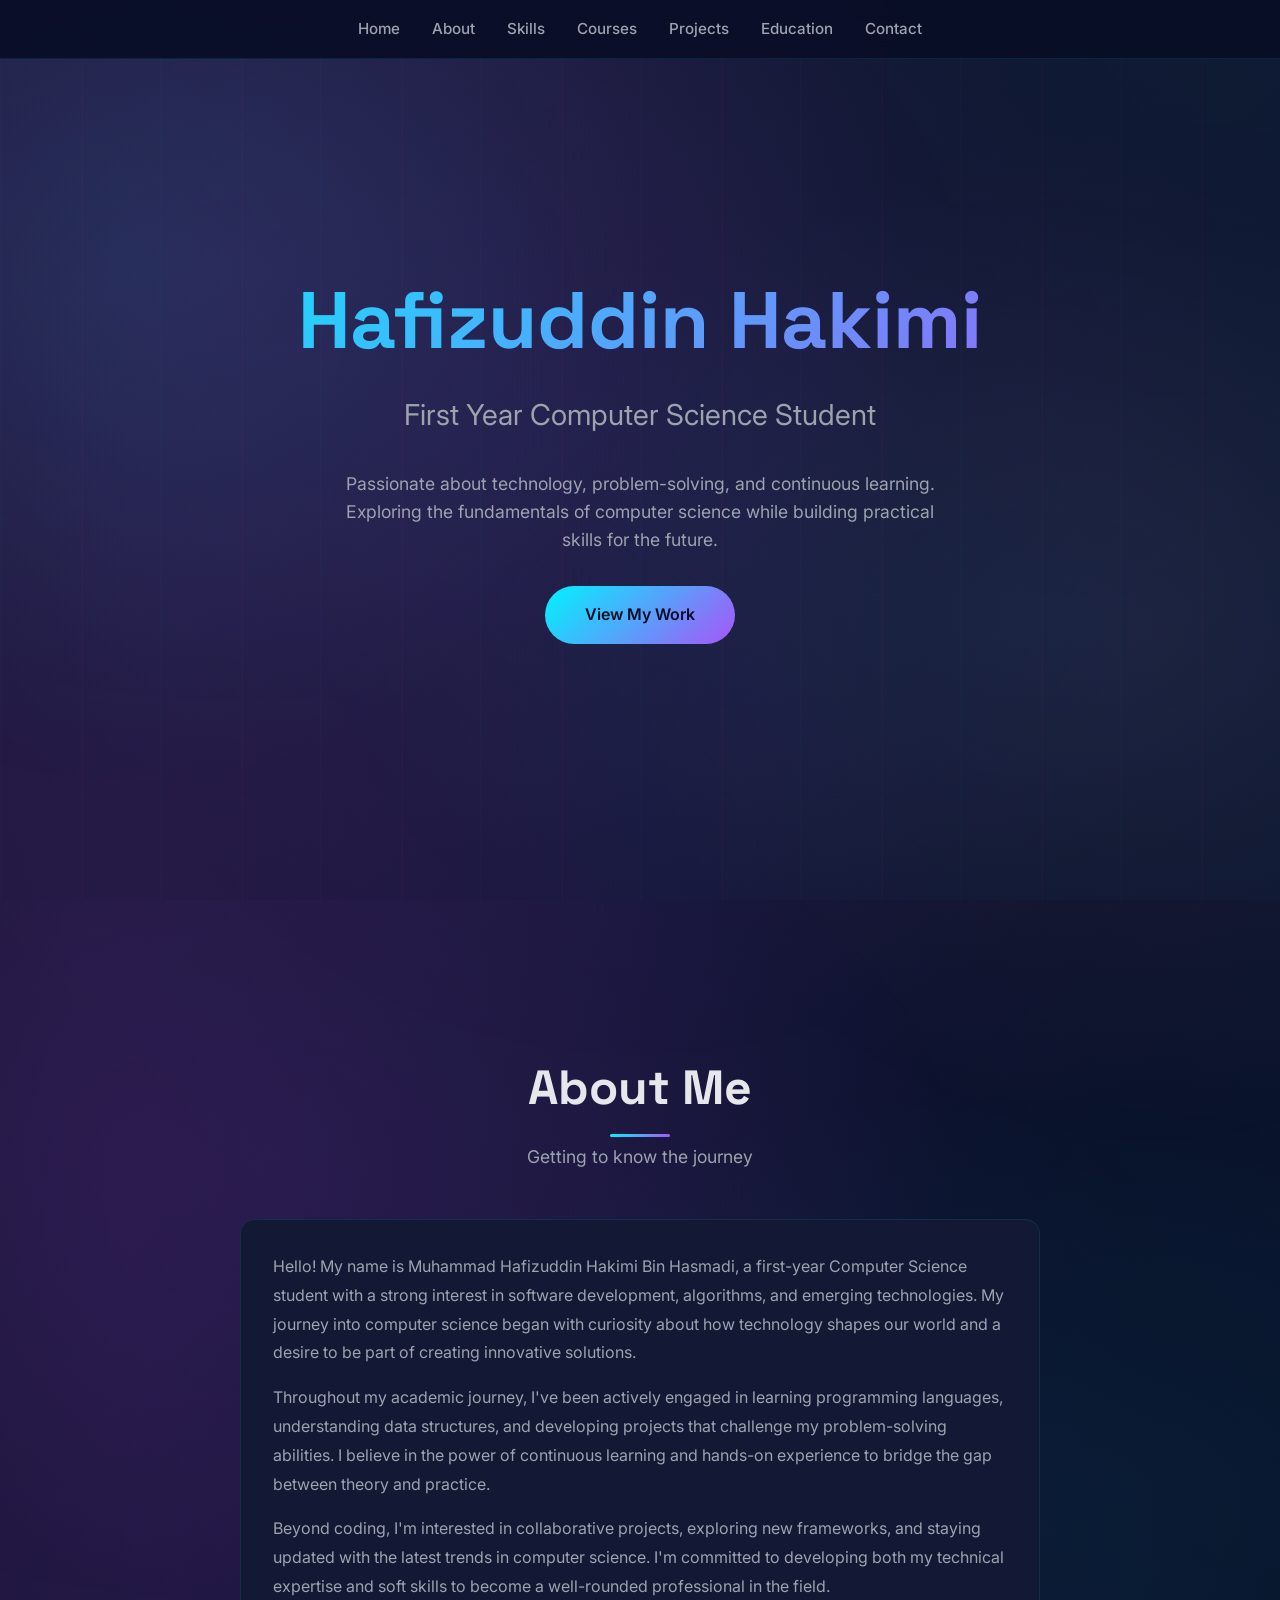
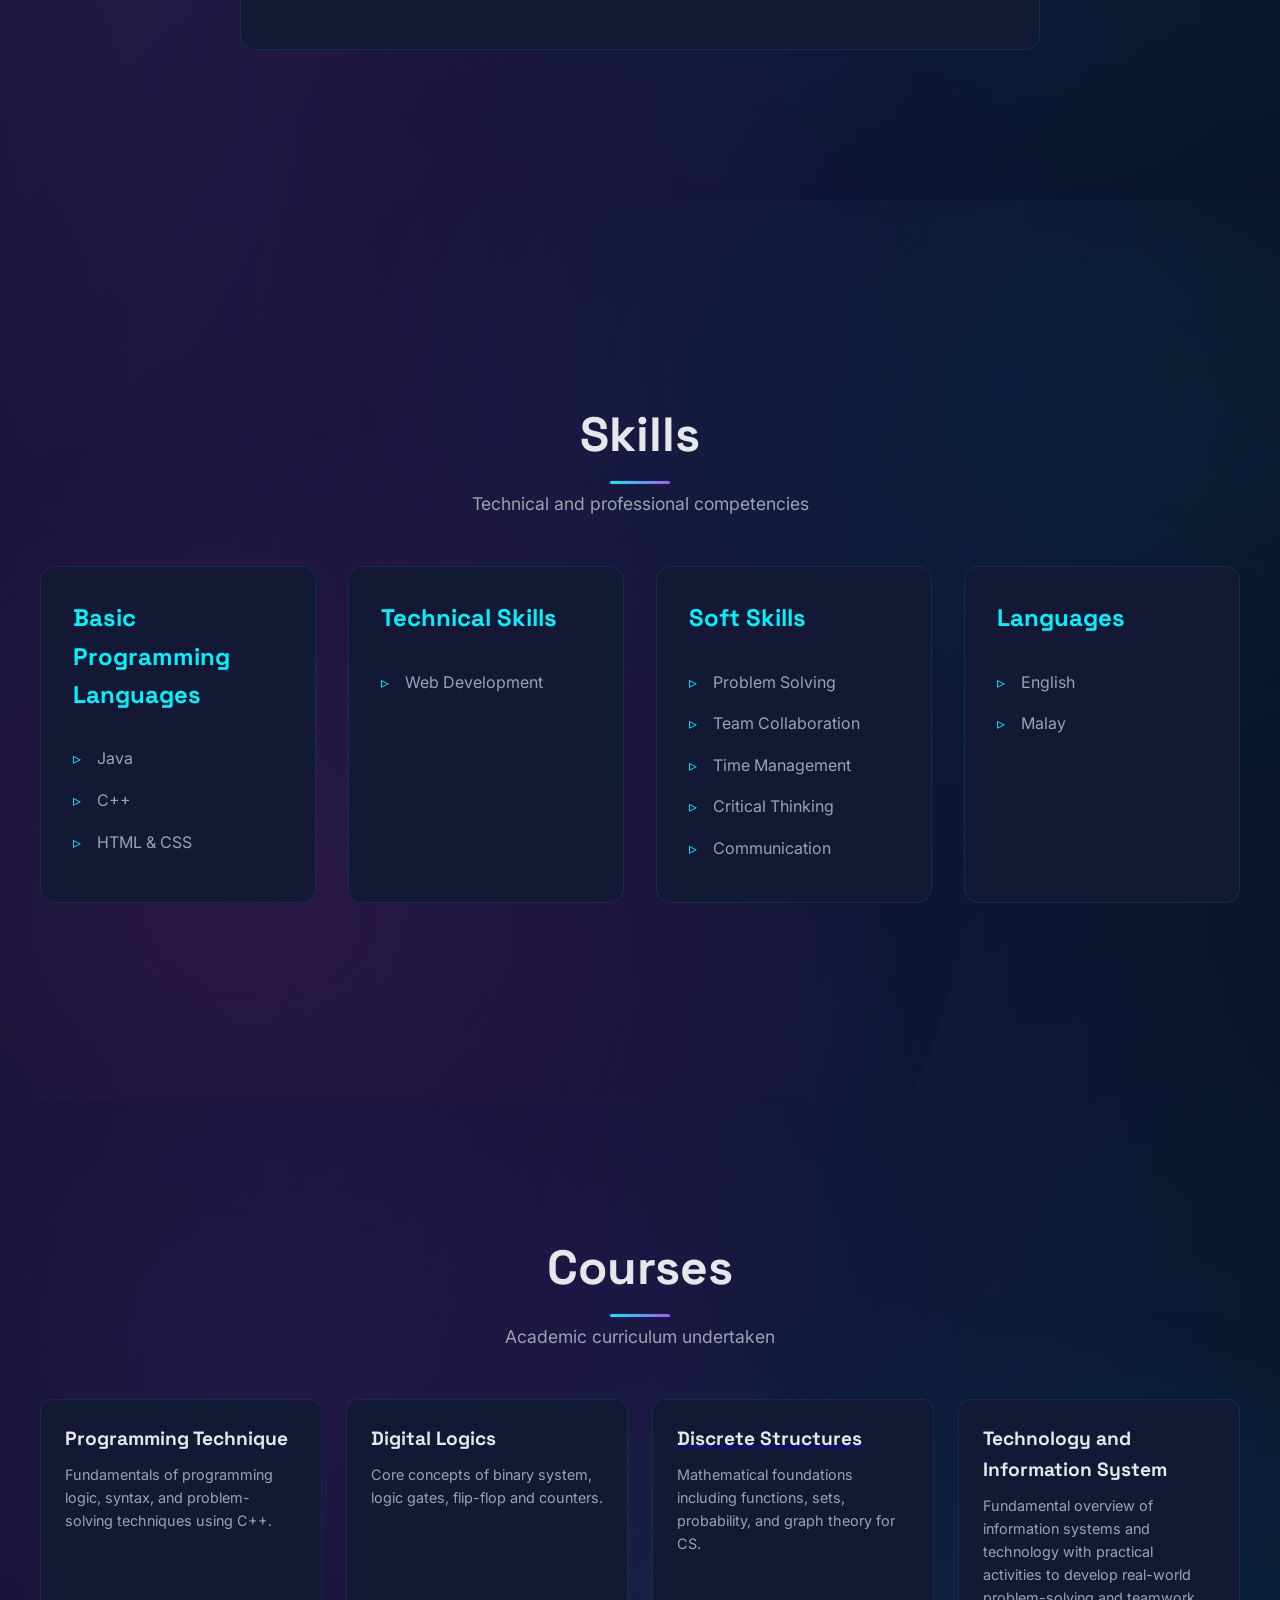
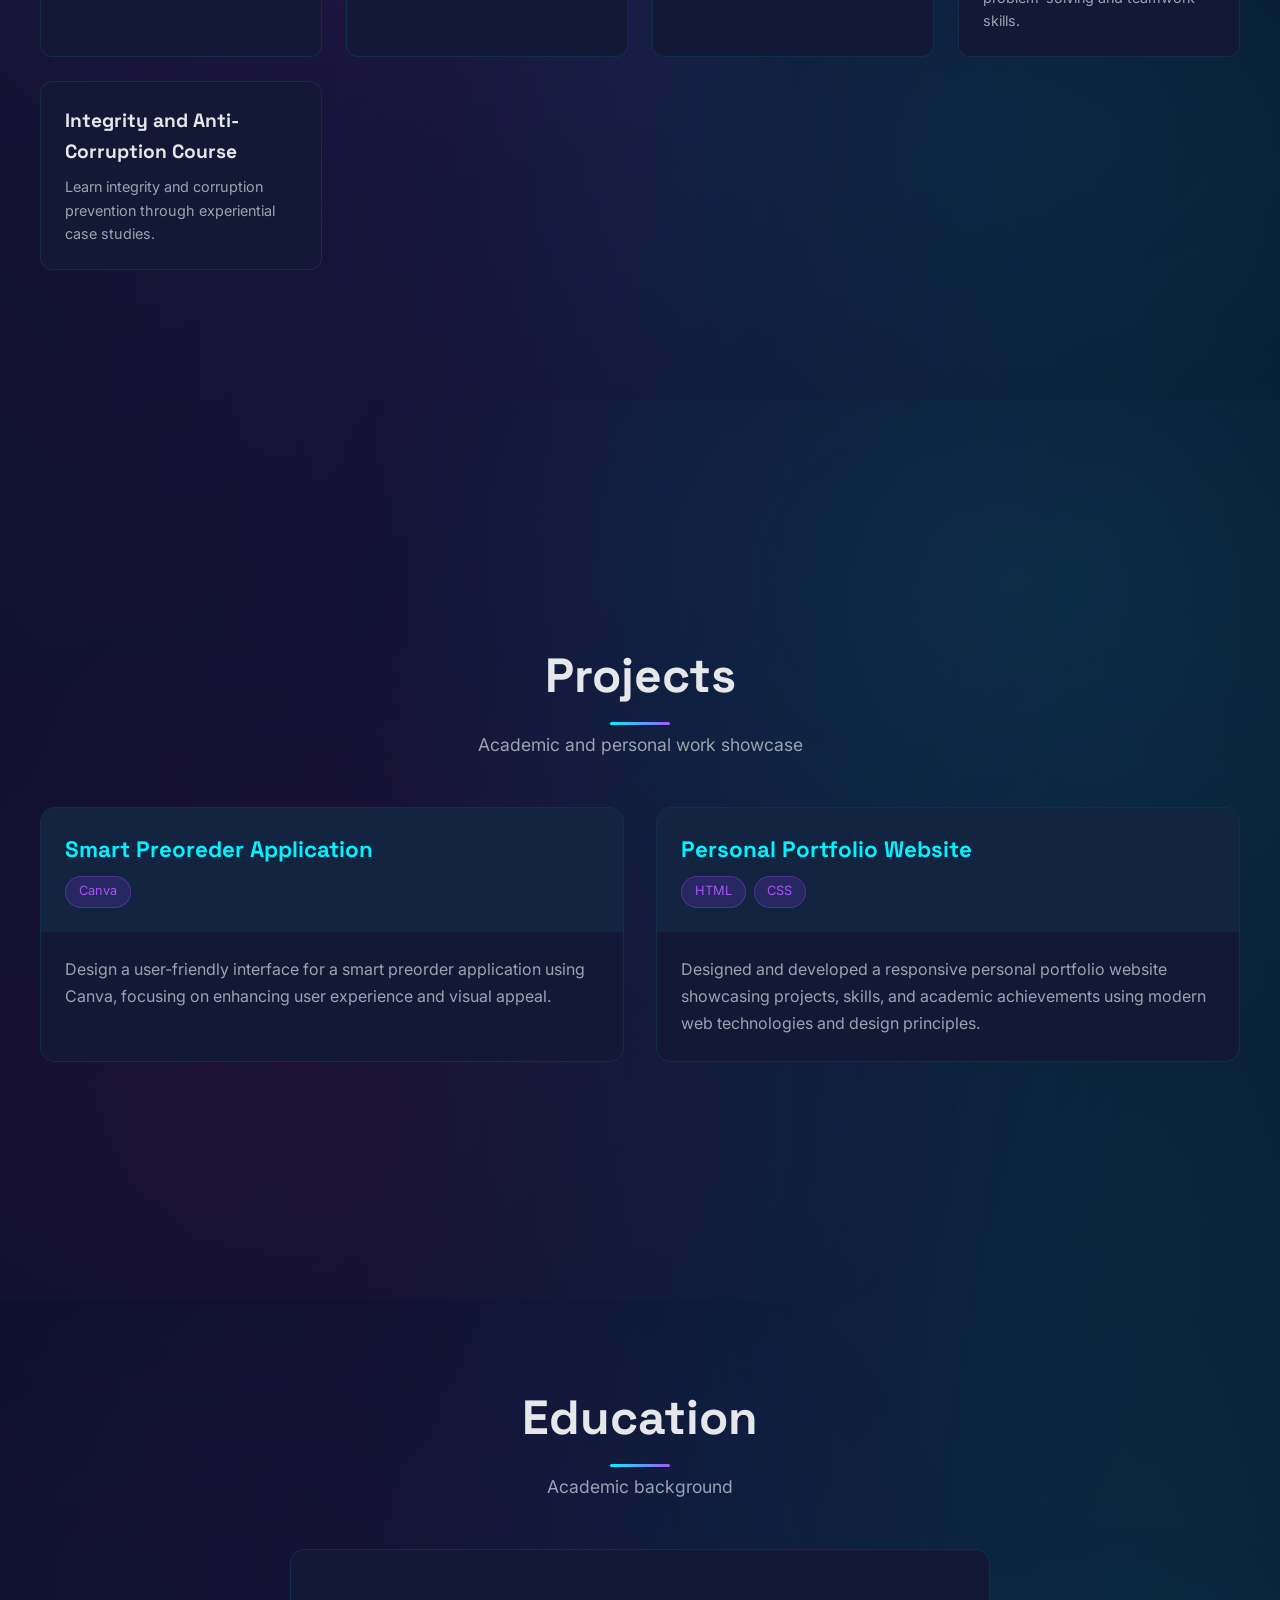
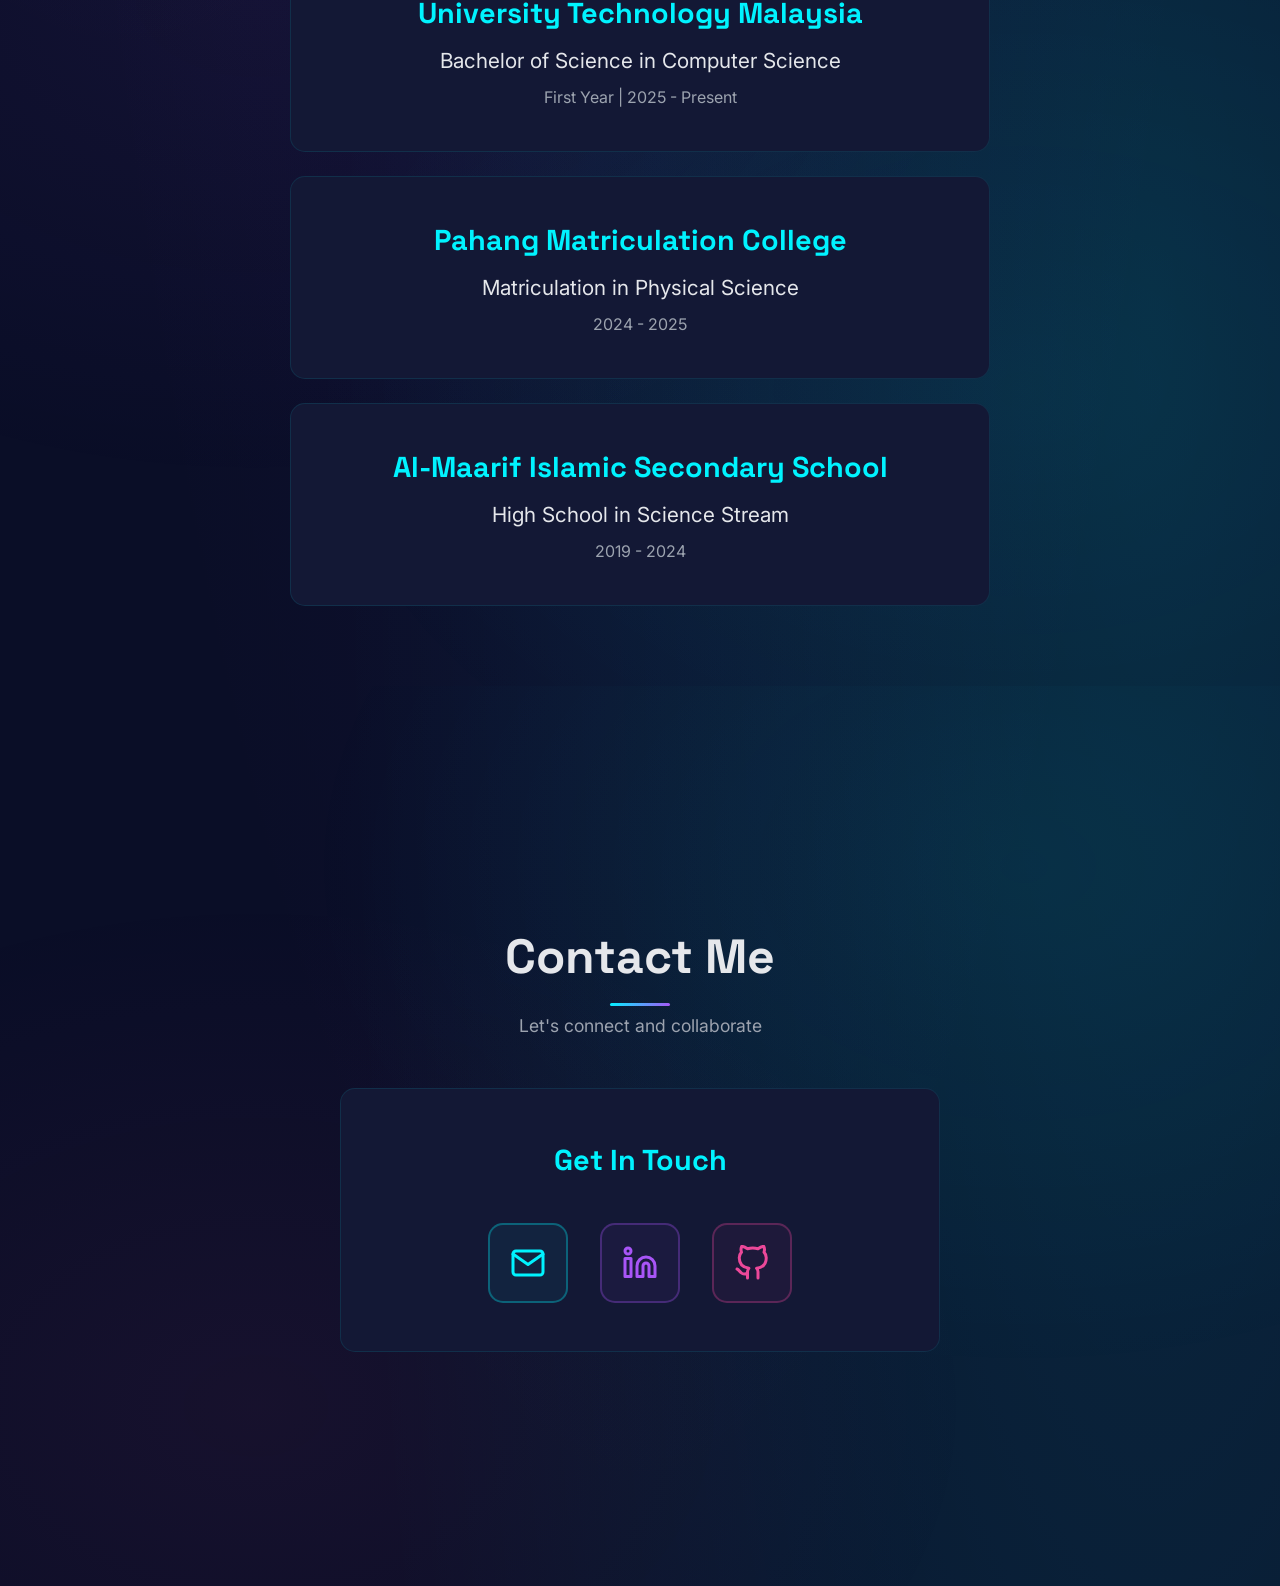
<file: index.html>
<!DOCTYPE html>
<html lang="en">
<head>
    <meta charset="UTF-8">
    <meta name="viewport" content="width=device-width, initial-scale=1.0">
    <title>Hafiy Kimmy | CS Portfolio</title>
    <link rel="preconnect" href="https://fonts.googleapis.com">
    <link rel="preconnect" href="https://fonts.gstatic.com" crossorigin>
    <link href="https://fonts.googleapis.com/css2?family=Inter:wght@300;400;500;600;700&family=Space+Grotesk:wght@400;500;600;700&display=swap" rel="stylesheet">
    <style>
        /* === GLOBAL RESET & BASE STYLES === */
        * {
            margin: 0;
            padding: 0;
            box-sizing: border-box;
        }

        :root {
            --bg-dark: #0a0e27;
            --bg-card: #131835;
            --neon-primary: #00f3ff;
            --neon-secondary: #7c3aed;
            --neon-accent: #a855f7;
            --neon-pink: #ec4899;
            --text-primary: #e5e7eb;
            --text-secondary: #9ca3af;
            --gradient-neon: linear-gradient(135deg, var(--neon-primary), var(--neon-accent));
            --gradient-vibrant: linear-gradient(135deg, var(--neon-pink), var(--neon-primary), var(--neon-accent));
        }

        body {
            font-family: 'Inter', sans-serif;
            background: 
                linear-gradient(135deg, rgba(236, 72, 153, 0.05) 0%, transparent 30%),
                linear-gradient(-135deg, rgba(0, 243, 255, 0.05) 0%, transparent 30%),
                radial-gradient(ellipse at 10% 20%, rgba(168, 85, 247, 0.15), transparent 50%),
                radial-gradient(ellipse at 90% 80%, rgba(0, 243, 255, 0.12), transparent 50%),
                radial-gradient(ellipse at 50% 50%, rgba(124, 58, 237, 0.08), transparent 70%),
                var(--bg-dark);
            color: var(--text-primary);
            line-height: 1.6;
            overflow-x: hidden;
            position: relative;
        }

        body::before {
            content: '';
            position: fixed;
            top: 0;
            left: 0;
            width: 100%;
            height: 100%;
            background-image: 
                repeating-linear-gradient(90deg, 
                    rgba(0, 243, 255, 0.03) 0px,
                    transparent 2px,
                    transparent 80px,
                    rgba(236, 72, 153, 0.03) 82px,
                    transparent 84px,
                    transparent 160px
                ),
                repeating-linear-gradient(0deg,
                    rgba(168, 85, 247, 0.02) 0px,
                    transparent 2px,
                    transparent 100px
                );
            pointer-events: none;
            z-index: 1;
        }

        body::after {
            content: '';
            position: fixed;
            top: -50%;
            left: -50%;
            width: 200%;
            height: 200%;
            background: 
                radial-gradient(circle at 30% 40%, rgba(0, 243, 255, 0.08), transparent 25%),
                radial-gradient(circle at 70% 60%, rgba(236, 72, 153, 0.08), transparent 25%),
                radial-gradient(circle at 50% 50%, rgba(168, 85, 247, 0.06), transparent 40%);
            pointer-events: none;
            z-index: 0;
        }

        section {
            position: relative;
            z-index: 2;
        }

        h1, h2, h3 {
            font-family: 'Space Grotesk', sans-serif;
        }

        /* === NAVIGATION === */
        nav {
            position: fixed;
            top: 0;
            width: 100%;
            background: rgba(10, 14, 39, 0.95);
            backdrop-filter: blur(10px);
            padding: 1rem 2rem;
            z-index: 1000;
            border-bottom: 1px solid rgba(0, 243, 255, 0.1);
        }

        nav ul {
            list-style: none;
            display: flex;
            justify-content: center;
            gap: 2rem;
            flex-wrap: wrap;
        }

        nav a {
            color: var(--text-secondary);
            text-decoration: none;
            font-weight: 500;
            font-size: 0.95rem;
            transition: all 0.3s ease;
            position: relative;
        }

        nav a::after {
            content: '';
            position: absolute;
            bottom: -5px;
            left: 0;
            width: 0;
            height: 2px;
            background: var(--gradient-neon);
            transition: width 0.3s ease;
        }

        nav a:hover {
            color: var(--neon-primary);
        }

        nav a:hover::after {
            width: 100%;
        }

        /* === SECTION CONTAINER === */
        section {
            min-height: 100vh;
            padding: 5rem 2rem;
            display: flex;
            flex-direction: column;
            justify-content: center;
            align-items: center;
            position: relative;
            z-index: 2;
        }

        section:nth-child(even) {
            background: 
                radial-gradient(ellipse at 80% 20%, rgba(0, 243, 255, 0.06), transparent 50%),
                radial-gradient(ellipse at 20% 80%, rgba(236, 72, 153, 0.06), transparent 50%);
        }

        section:nth-child(odd) {
            background: 
                radial-gradient(ellipse at 20% 30%, rgba(168, 85, 247, 0.06), transparent 50%),
                radial-gradient(ellipse at 80% 70%, rgba(0, 243, 255, 0.05), transparent 50%);
        }

        .container {
            max-width: 1200px;
            width: 100%;
            margin: 0 auto;
        }

        /* === HERO SECTION === */
        #home {
            background: 
                radial-gradient(ellipse at 20% 30%, rgba(168, 85, 247, 0.06), transparent 50%),
                radial-gradient(ellipse at 80% 70%, rgba(0, 243, 255, 0.05), transparent 50%);
        }

        .hero-content {
            text-align: center;
        }

        .hero-content h1 {
            font-size: clamp(2.5rem, 8vw, 5rem);
            font-weight: 700;
            margin-bottom: 0.5rem;
            background: var(--gradient-neon);
            -webkit-background-clip: text;
            -webkit-text-fill-color: transparent;
            background-clip: text;
            animation: fadeInUp 0.8s ease;
        }

        .hero-subtitle {
            font-size: clamp(1.2rem, 3vw, 1.8rem);
            color: var(--text-secondary);
            margin-bottom: 2rem;
            animation: fadeInUp 0.8s ease 0.2s backwards;
        }

        .hero-description {
            font-size: 1.1rem;
            color: var(--text-secondary);
            max-width: 600px;
            margin: 0 auto 2rem;
            animation: fadeInUp 0.8s ease 0.4s backwards;
        }

        .cta-button {
            display: inline-block;
            padding: 1rem 2.5rem;
            background: var(--gradient-neon);
            color: var(--bg-dark);
            text-decoration: none;
            font-weight: 600;
            border-radius: 50px;
            transition: all 0.3s ease;
            animation: fadeInUp 0.8s ease 0.6s backwards;
        }

        .cta-button:hover {
            transform: translateY(-3px);
            box-shadow: 0 10px 30px rgba(0, 243, 255, 0.4);
        }

        /* === SECTION HEADERS === */
        .section-header {
            text-align: center;
            margin-bottom: 3rem;
        }

        .section-header h2 {
            font-size: clamp(2rem, 5vw, 3rem);
            margin-bottom: 1rem;
            position: relative;
            display: inline-block;
        }

        .section-header h2::after {
            content: '';
            position: absolute;
            bottom: -10px;
            left: 50%;
            transform: translateX(-50%);
            width: 60px;
            height: 3px;
            background: var(--gradient-neon);
            border-radius: 2px;
        }

        .section-header p {
            color: var(--text-secondary);
            font-size: 1.1rem;
        }

        /* === ABOUT SECTION === */
        .about-content {
            display: grid;
            grid-template-columns: 1fr;
            gap: 2rem;
            max-width: 800px;
            margin: 0 auto;
        }

        .about-text {
            background: var(--bg-card);
            padding: 2rem;
            border-radius: 15px;
            border: 1px solid rgba(0, 243, 255, 0.1);
            transition: all 0.3s ease;
        }

        .about-text:hover {
            border-color: var(--neon-primary);
            box-shadow: 0 5px 25px rgba(0, 243, 255, 0.15);
        }

        .about-text p {
            color: var(--text-secondary);
            margin-bottom: 1rem;
            line-height: 1.8;
        }

        /* === SKILLS SECTION === */
        .skills-grid {
            display: grid;
            grid-template-columns: repeat(auto-fit, minmax(250px, 1fr));
            gap: 2rem;
        }

        .skill-category {
            background: var(--bg-card);
            padding: 2rem;
            border-radius: 15px;
            border: 1px solid rgba(0, 243, 255, 0.1);
            transition: all 0.3s ease;
        }

        .skill-category:hover {
            transform: translateY(-5px);
            border-color: var(--neon-primary);
            box-shadow: 0 10px 30px rgba(0, 243, 255, 0.2);
        }

        .skill-category h3 {
            color: var(--neon-primary);
            margin-bottom: 1.5rem;
            font-size: 1.5rem;
        }

        .skill-list {
            list-style: none;
        }

        .skill-list li {
            color: var(--text-secondary);
            padding: 0.5rem 0;
            padding-left: 1.5rem;
            position: relative;
        }

        .skill-list li::before {
            content: '▹';
            position: absolute;
            left: 0;
            color: var(--neon-primary);
        }

        /* === COURSES SECTION === */
        .courses-grid {
            display: grid;
            grid-template-columns: repeat(auto-fit, minmax(280px, 1fr));
            gap: 1.5rem;
        }

        .course-card {
            background: var(--bg-card);
            padding: 1.5rem;
            border-radius: 12px;
            border: 1px solid rgba(0, 243, 255, 0.1);
            transition: all 0.3s ease;
        }

        

        .course-card:hover {
            border-color: var(--neon-accent);
            transform: translateY(-3px);
            box-shadow: 0 8px 25px rgba(168, 85, 247, 0.2);
        }

        .course-card h3 {
            color: var(--text-primary);
            font-size: 1.2rem;
            margin-bottom: 0.5rem;
        }

        .course-card p {
            color: var(--text-secondary);
            font-size: 0.9rem;
        }

        /* === PROJECTS SECTION === */
        .projects-grid {
            display: grid;
            grid-template-columns: repeat(auto-fit, minmax(320px, 1fr));
            gap: 2rem;
        }

        .project-card {
            background: var(--bg-card);
            border-radius: 15px;
            overflow: hidden;
            border: 1px solid rgba(0, 243, 255, 0.1);
            transition: all 0.3s ease;
        }

        .project-card:hover {
            transform: translateY(-8px);
            border-color: var(--neon-primary);
            box-shadow: 0 15px 40px rgba(0, 243, 255, 0.25);
        }

        .project-header {
            padding: 1.5rem;
            background: rgba(0, 243, 255, 0.05);
        }

        .project-header h3 {
            color: var(--neon-primary);
            font-size: 1.4rem;
            margin-bottom: 0.5rem;
        }

        .project-tags {
            display: flex;
            gap: 0.5rem;
            flex-wrap: wrap;
        }

        .tag {
            background: rgba(124, 58, 237, 0.2);
            color: var(--neon-accent);
            padding: 0.3rem 0.8rem;
            border-radius: 20px;
            font-size: 0.8rem;
            border: 1px solid rgba(168, 85, 247, 0.3);
        }

        .project-body {
            padding: 1.5rem;
        }

        .project-body p {
            color: var(--text-secondary);
            line-height: 1.7;
        }

        /* === EDUCATION SECTION === */
        .education-content {
            max-width: 700px;
            margin: 0 auto;
            margin-top: 1.5rem;
        }

        .education-card {
            background: var(--bg-card);
            padding: 2.5rem;
            border-radius: 15px;
            border: 1px solid rgba(0, 243, 255, 0.1);
            transition: all 0.3s ease;
            text-align: center;
        }

        .education-card:hover {
            border-color: var(--neon-primary);
            box-shadow: 0 10px 35px rgba(0, 243, 255, 0.2);
        }

        .education-card h3 {
            color: var(--neon-primary);
            font-size: 1.8rem;
            margin-bottom: 0.5rem;
        }

        .education-card .degree {
            font-size: 1.3rem;
            color: var(--text-primary);
            margin-bottom: 0.5rem;
        }

        .education-card .duration {
            color: var(--text-secondary);
            font-size: 1rem;
        }

        /* === CONTACT SECTION === */
        .contact-content {
            max-width: 600px;
            margin: 0 auto;
            text-align: center;
        }

        .contact-info {
            background: var(--bg-card);
            padding: 3rem 2.5rem;
            border-radius: 15px;
            border: 1px solid rgba(0, 243, 255, 0.1);
        }

        .contact-info h3 {
            color: var(--neon-primary);
            font-size: 1.8rem;
            margin-bottom: 2.5rem;
        }

        .contact-links {
            display: flex;
            justify-content: center;
            gap: 2rem;
            flex-wrap: wrap;
        }

        .contact-icon {
            width: 80px;
            height: 80px;
            display: flex;
            align-items: center;
            justify-content: center;
            background: rgba(0, 243, 255, 0.05);
            border: 2px solid rgba(0, 243, 255, 0.3);
            border-radius: 15px;
            transition: all 0.3s ease;
            text-decoration: none;
            position: relative;
        }

        .contact-icon:hover {
            transform: translateY(-8px);
            background: rgba(0, 243, 255, 0.15);
            border-color: var(--neon-primary);
            box-shadow: 0 10px 30px rgba(0, 243, 255, 0.4);
        }

        .contact-icon svg {
            width: 36px;
            height: 36px;
            fill: none;
            stroke: var(--neon-primary);
            stroke-width: 2;
            stroke-linecap: round;
            stroke-linejoin: round;
        }

        .contact-icon:nth-child(2) {
            border-color: rgba(168, 85, 247, 0.3);
            background: rgba(168, 85, 247, 0.05);
        }

        .contact-icon:nth-child(2):hover {
            border-color: var(--neon-accent);
            background: rgba(168, 85, 247, 0.15);
            box-shadow: 0 10px 30px rgba(168, 85, 247, 0.4);
        }

        .contact-icon:nth-child(2) svg {
            stroke: var(--neon-accent);
        }

        .contact-icon:nth-child(3) {
            border-color: rgba(236, 72, 153, 0.3);
            background: rgba(236, 72, 153, 0.05);
        }

        .contact-icon:nth-child(3):hover {
            border-color: var(--neon-pink);
            background: rgba(236, 72, 153, 0.15);
            box-shadow: 0 10px 30px rgba(236, 72, 153, 0.4);
        }

        .contact-icon:nth-child(3) svg {
            stroke: var(--neon-pink);
        }

        .icon-label {
            position: absolute;
            bottom: -30px;
            left: 50%;
            transform: translateX(-50%);
            color: var(--text-secondary);
            font-size: 0.85rem;
            white-space: nowrap;
            opacity: 0;
            transition: opacity 0.3s ease;
        }

        .contact-icon:hover .icon-label {
            opacity: 1;
        }

        /* === ANIMATIONS === */
        @keyframes fadeInUp {
            from {
                opacity: 0;
                transform: translateY(30px);
            }
            to {
                opacity: 1;
                transform: translateY(0);
            }
        }

        /* === RESPONSIVE DESIGN === */
        @media (max-width: 768px) {
            nav ul {
                gap: 1rem;
                font-size: 0.9rem;
            }

            section {
                padding: 4rem 1.5rem;
            }

            .skills-grid,
            .courses-grid,
            .projects-grid {
                grid-template-columns: 1fr;
            }
        }

        @media (max-width: 480px) {
            nav {
                padding: 0.8rem 1rem;
            }

            nav ul {
                gap: 0.5rem;
            }

            nav a {
                font-size: 0.85rem;
            }
        }
    </style>
</head>
<body>
    <!-- Navigation -->
    <nav>
        <ul>
            <li><a href="#home">Home</a></li>
            <li><a href="#about">About</a></li>
            <li><a href="#skills">Skills</a></li>
            <li><a href="#courses">Courses</a></li>
            <li><a href="#projects">Projects</a></li>
            <li><a href="#education">Education</a></li>
            <li><a href="#contact">Contact</a></li>
        </ul>
    </nav>

    <!-- Hero Section -->
    <section id="home">
        <div class="container">
            <div class="hero-content">
                <h1>Hafizuddin Hakimi</h1>
                <p class="hero-subtitle">First Year Computer Science Student</p>
                <p class="hero-description">
                    Passionate about technology, problem-solving, and continuous learning. Exploring the fundamentals of computer science while building practical skills for the future.
                </p>
                <a href="#projects" class="cta-button">View My Work</a>
            </div>
        </div>
    </section>

    <!-- About Section -->
    <section id="about">
        <div class="container">
            <div class="section-header">
                <h2>About Me</h2>
                <p>Getting to know the journey</p>
            </div>
            <div class="about-content">
                <div class="about-text">
                    <p>
                        Hello! My name is Muhammad Hafizuddin Hakimi Bin Hasmadi, a first-year Computer Science student with a strong interest in software development, algorithms, and emerging technologies. My journey into computer science began with curiosity about how technology shapes our world and a desire to be part of creating innovative solutions.
                    </p>
                    <p>
                        Throughout my academic journey, I've been actively engaged in learning programming languages, understanding data structures, and developing projects that challenge my problem-solving abilities. I believe in the power of continuous learning and hands-on experience to bridge the gap between theory and practice.
                    </p>
                    <p>
                        Beyond coding, I'm interested in collaborative projects, exploring new frameworks, and staying updated with the latest trends in computer science. I'm committed to developing both my technical expertise and soft skills to become a well-rounded professional in the field.
                    </p>
                </div>
            </div>
        </div>
    </section>

    <!-- Skills Section -->
    <section id="skills">
        <div class="container">
            <div class="section-header">
                <h2>Skills</h2>
                <p>Technical and professional competencies</p>
            </div>
            <div class="skills-grid">
                <div class="skill-category">
                    <h3>Basic Programming Languages</h3>
                    <ul class="skill-list">                        
                        <li>Java</li>
                        <li>C++</li>                        
                        <li>HTML & CSS</li>
                    </ul>
                </div>
                <div class="skill-category">
                    <h3>Technical Skills</h3>
                    <ul class="skill-list">                        
                        <li>Web Development</li>
                    </ul>
                </div>
                <div class="skill-category">
                    <h3>Soft Skills</h3>
                    <ul class="skill-list">
                        <li>Problem Solving</li>
                        <li>Team Collaboration</li>
                        <li>Time Management</li>
                        <li>Critical Thinking</li>
                        <li>Communication</li>
                    </ul>
                </div>
                <div class="skill-category">
                    <h3>Languages</h3>
                    <ul class="skill-list">                        
                        <li>English</li>
                        <li>Malay</li>
                    </ul>
                </div>
            </div>
        </div>
    </section>

    <!-- Courses Section -->
    <section id="courses">
        <div class="container">
            <div class="section-header">
                <h2>Courses</h2>
                <p>Academic curriculum undertaken</p>
            </div>
            <div class="courses-grid">
                <div class="course-card">
                    <h3>Programming Technique</h3>
                    <p>Fundamentals of programming logic, syntax, and problem-solving techniques using C++.</p>
                </div>
                <div class="course-card">
                    <h3>Digital Logics</h3>
                    <p>Core concepts of binary system, logic gates, flip-flop and counters.</p>
                </div>
                <div class="course-card">
                    <a href="https://github.com/HafiyKimmy/DS">
                    <h3>Discrete Structures</h3>
                    </a>
                    <p>Mathematical foundations including functions, sets, probability, and graph theory for CS.</p>
                </div>
                <div class="course-card">
                    <h3>Technology and Information System</h3>
                    <p>Fundamental overview of information systems and technology with practical activities to develop real-world problem-solving and teamwork skills.</p>
                </div>
                <div class="course-card">
                    <h3>Integrity and Anti-Corruption Course</h3>
                    <p>Learn integrity and corruption prevention through experiential case studies.</p>
                </div>
            </div>
        </div>
    </section>

    <!-- Projects Section -->
    <section id="projects">
        <div class="container">
            <div class="section-header">
                <h2>Projects</h2>
                <p>Academic and personal work showcase</p>
            </div>
            <div class="projects-grid">                
                <div class="project-card">
                    <div class="project-header">
                        <h3>Smart Preoreder Application</h3>
                        <div class="project-tags">
                            <span class="tag">Canva</span>                                                 
                        </div>
                    </div>
                    <div class="project-body">
                        <p>
                            Design a user-friendly interface for a smart preorder application using Canva, focusing on enhancing user experience and visual appeal.
                        </p>
                    </div>
                </div>
                <div class="project-card">
                    <div class="project-header">
                        <h3>Personal Portfolio Website</h3>
                        <div class="project-tags">
                            <span class="tag">HTML</span>
                            <span class="tag">CSS</span>                            
                        </div>
                    </div>
                    <div class="project-body">
                        <p>
                            Designed and developed a responsive personal portfolio website showcasing projects, skills, and academic achievements using modern web technologies and design principles.
                        </p>
                    </div>
                </div>
            </div>
        </div>
    </section>

    <!-- Education Section -->
    <section id="education">
        <div class="container">
            <div class="section-header">
                <h2>Education</h2>
                <p>Academic background</p>
            </div>
            <div class="education-content">
                <div class="education-card">
                    <h3>University Technology Malaysia</h3>
                    <p class="degree">Bachelor of Science in Computer Science</p>
                    <p class="duration">First Year | 2025 - Present</p>
                </div>
            </div>
            <div class="education-content">
                <div class="education-card">
                    <h3>Pahang Matriculation College</h3>
                    <p class="degree">Matriculation in Physical Science</p>
                    <p class="duration">2024 - 2025</p>
                </div>
            </div>
            <div class="education-content">
                <div class="education-card">
                    <h3>Al-Maarif Islamic Secondary School</h3>
                    <p class="degree">High School in Science Stream</p>
                    <p class="duration">2019 - 2024</p>
                </div>
            </div>
        </div>
    </section>

    <!-- Contact Section -->
    <section id="contact">
        <div class="container">
            <div class="section-header">
                <h2>Contact Me</h2>
                <p>Let's connect and collaborate</p>
            </div>
            <div class="contact-content">
                <div class="contact-info">
                    <h3>Get In Touch</h3>
                    <div class="contact-links">
                        <a href="mailto:mhhhasmadi@graduate.utm.my" class="contact-icon">
                            <svg viewBox="0 0 24 24">
                                <path d="M4 4h16c1.1 0 2 .9 2 2v12c0 1.1-.9 2-2 2H4c-1.1 0-2-.9-2-2V6c0-1.1.9-2 2-2z"></path>
                                <polyline points="22,6 12,13 2,6"></polyline>
                            </svg>
                            <span class="icon-label">Email</span>
                        </a>
                        <a href="https://linkedin.com/in/hafiykimmy/" target="_blank" class="contact-icon">
                            <svg viewBox="0 0 24 24">
                                <path d="M16 8a6 6 0 0 1 6 6v7h-4v-7a2 2 0 0 0-2-2 2 2 0 0 0-2 2v7h-4v-7a6 6 0 0 1 6-6z"></path>
                                <rect x="2" y="9" width="4" height="12"></rect>
                                <circle cx="4" cy="4" r="2"></circle>
                            </svg>
                            <span class="icon-label">LinkedIn</span>
                        </a>
                        <a href="https://github.com/HafiyKimmy" target="_blank" class="contact-icon">
                            <svg viewBox="0 0 24 24">
                                <path d="M9 19c-5 1.5-5-2.5-7-3m14 6v-3.87a3.37 3.37 0 0 0-.94-2.61c3.14-.35 6.44-1.54 6.44-7A5.44 5.44 0 0 0 20 4.77 5.07 5.07 0 0 0 19.91 1S18.73.65 16 2.48a13.38 13.38 0 0 0-7 0C6.27.65 5.09 1 5.09 1A5.07 5.07 0 0 0 5 4.77a5.44 5.44 0 0 0-1.5 3.78c0 5.42 3.3 6.61 6.44 7A3.37 3.37 0 0 0 9 18.13V22"></path>
                            </svg>
                            <span class="icon-label">GitHub</span>
                        </a>
                    </div>
                </div>
            </div>
        </div>
    </section>
</body>
</html>
</file>
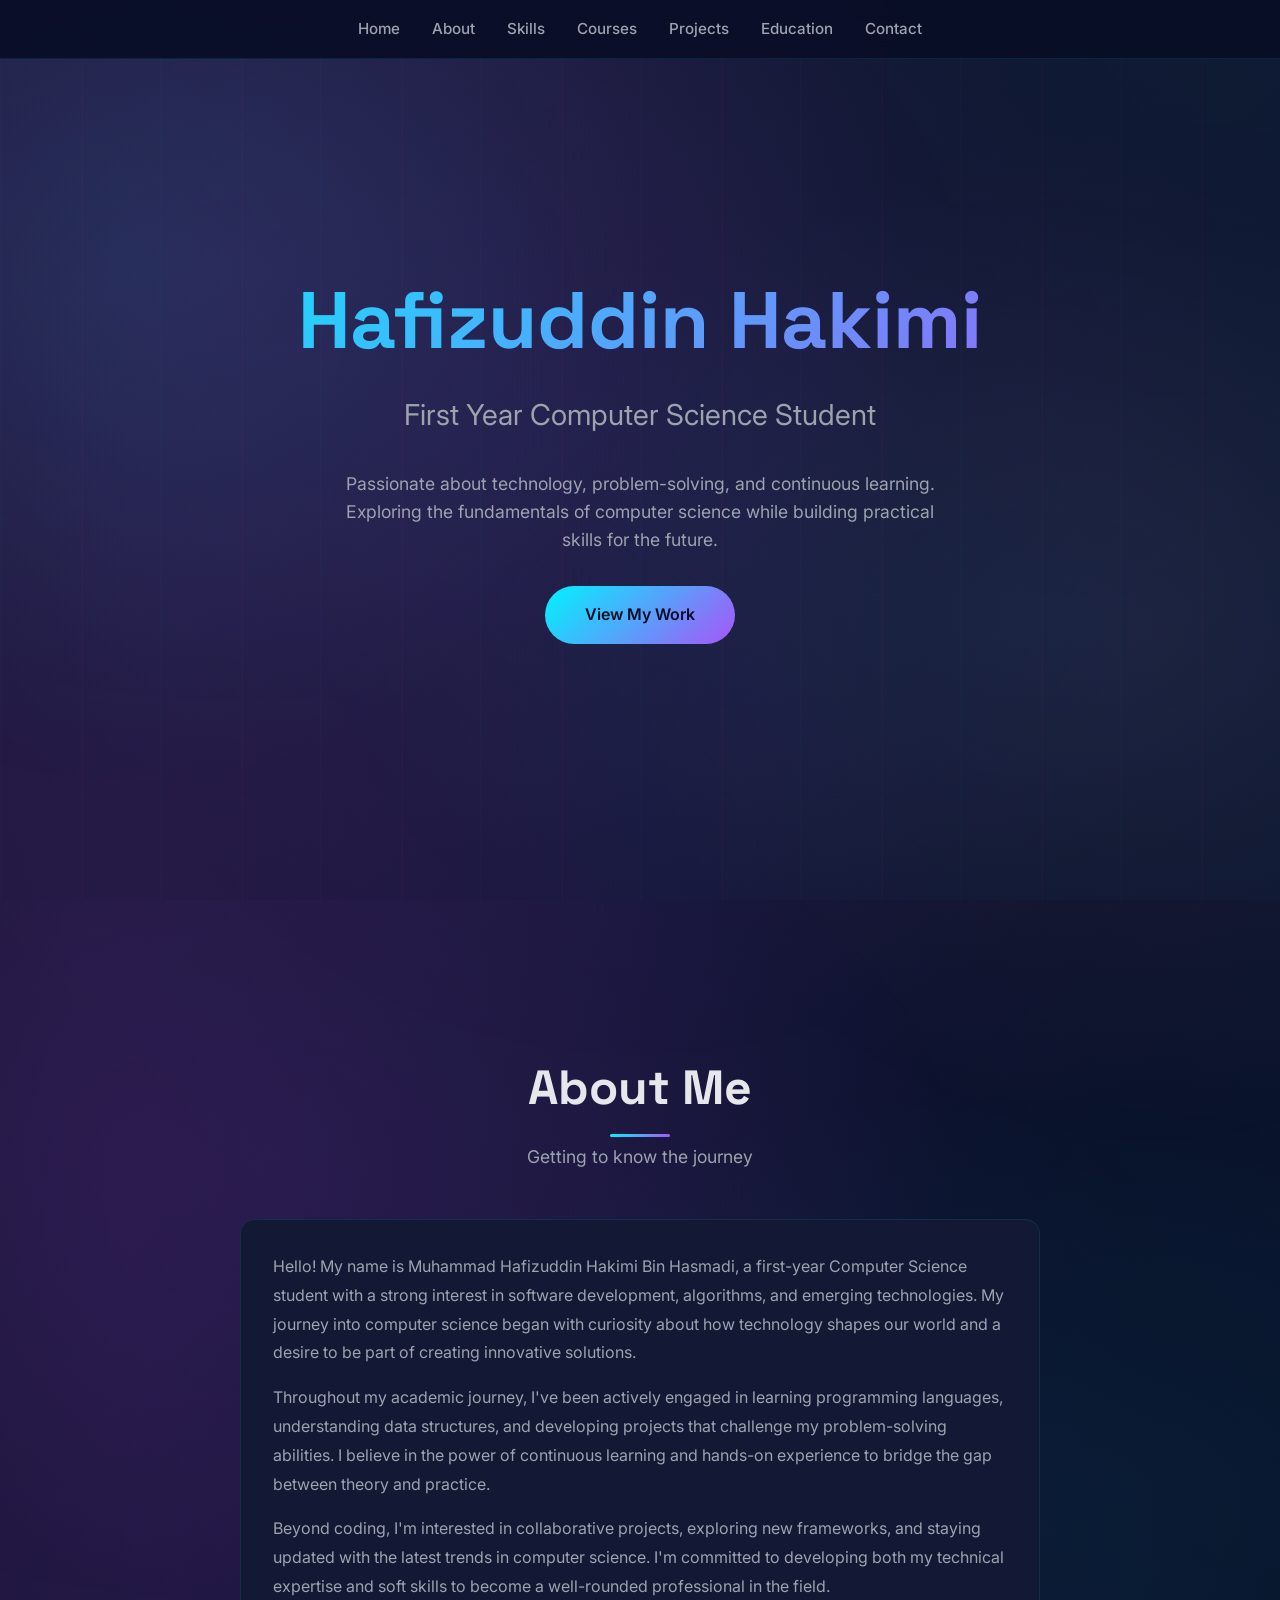
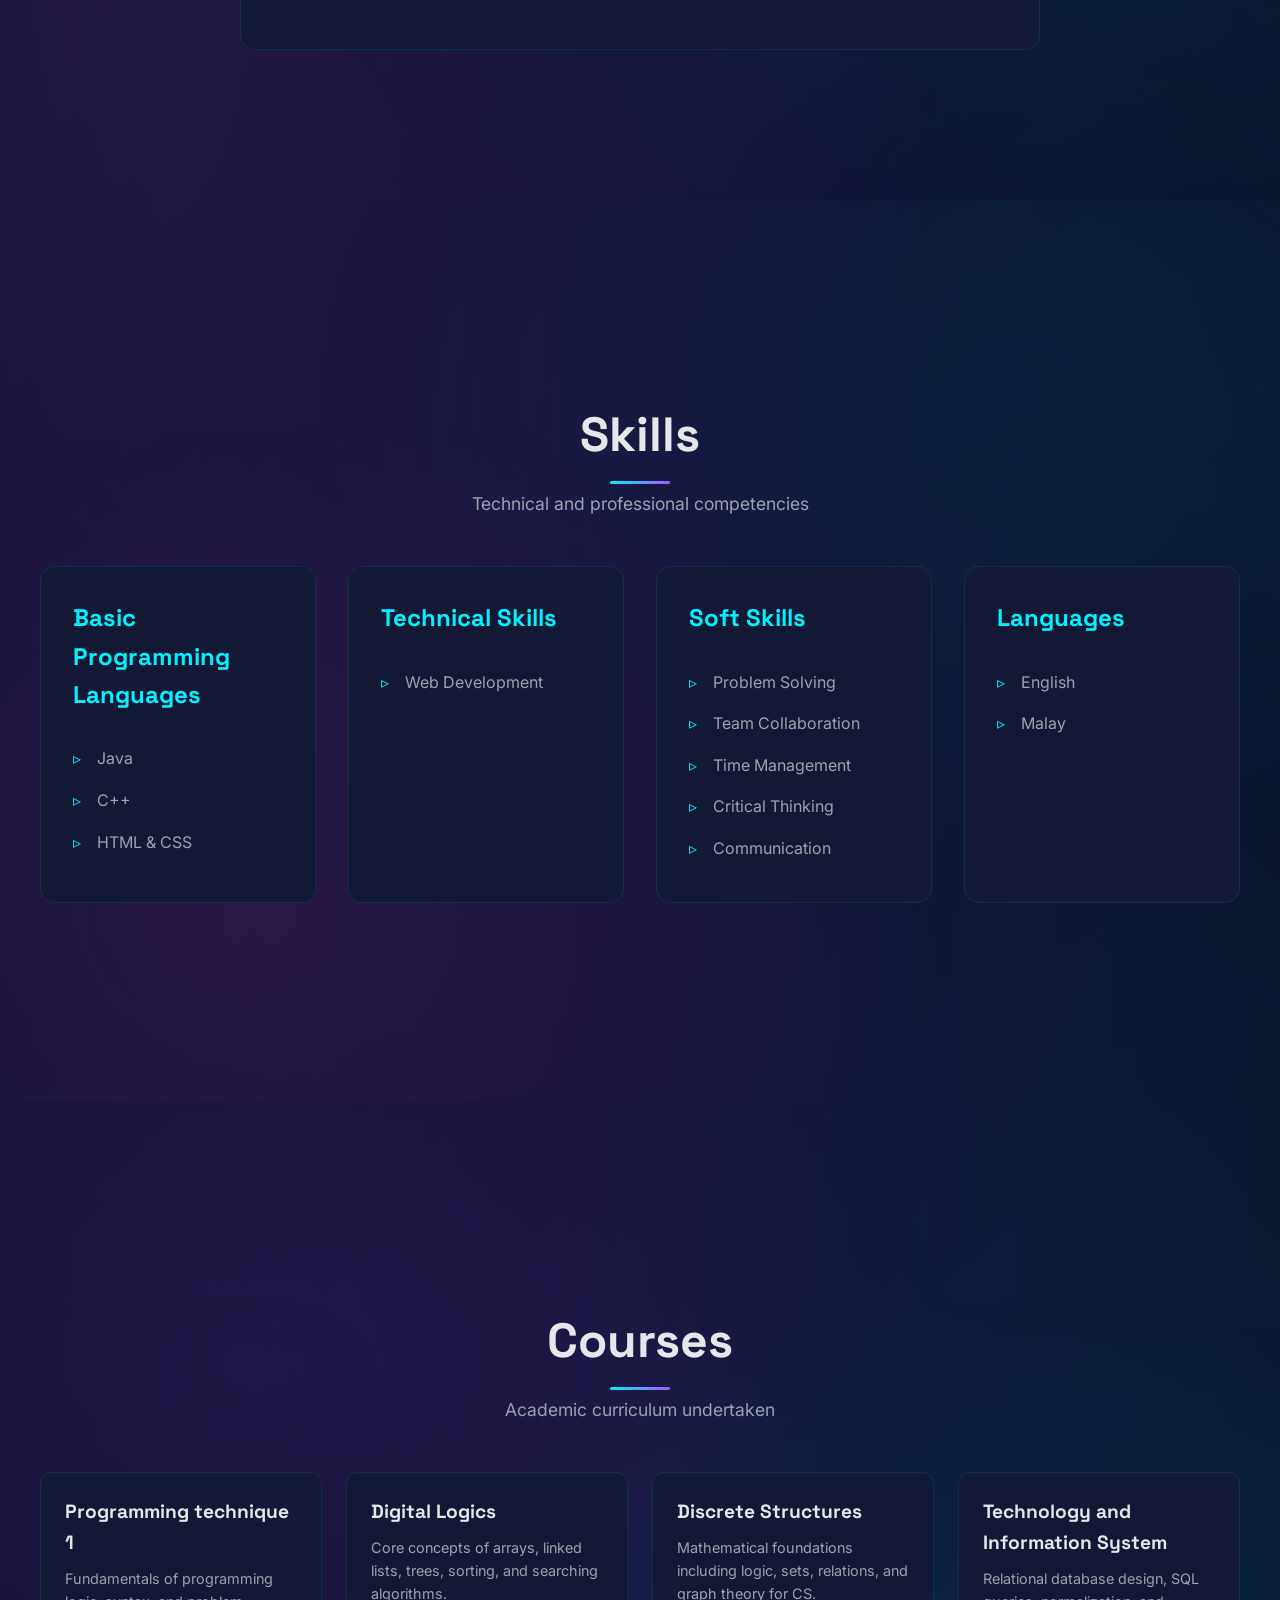
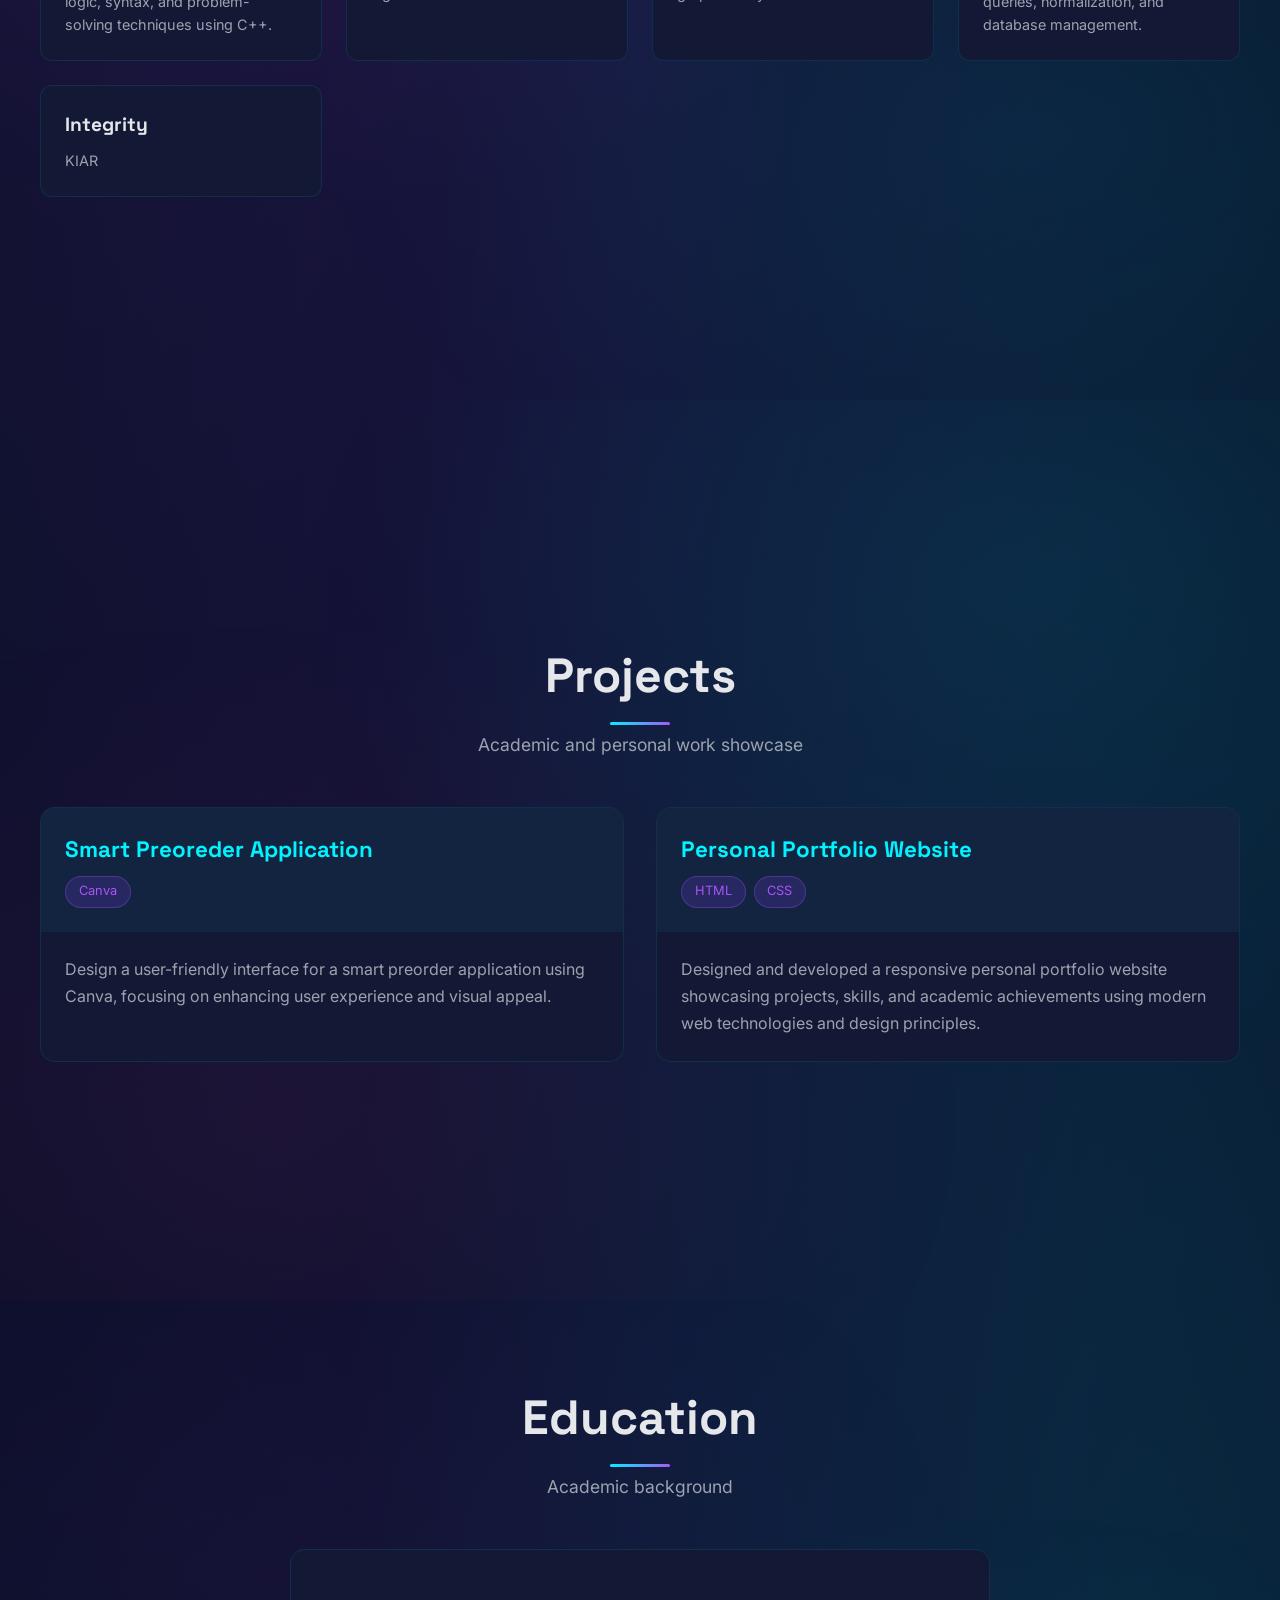
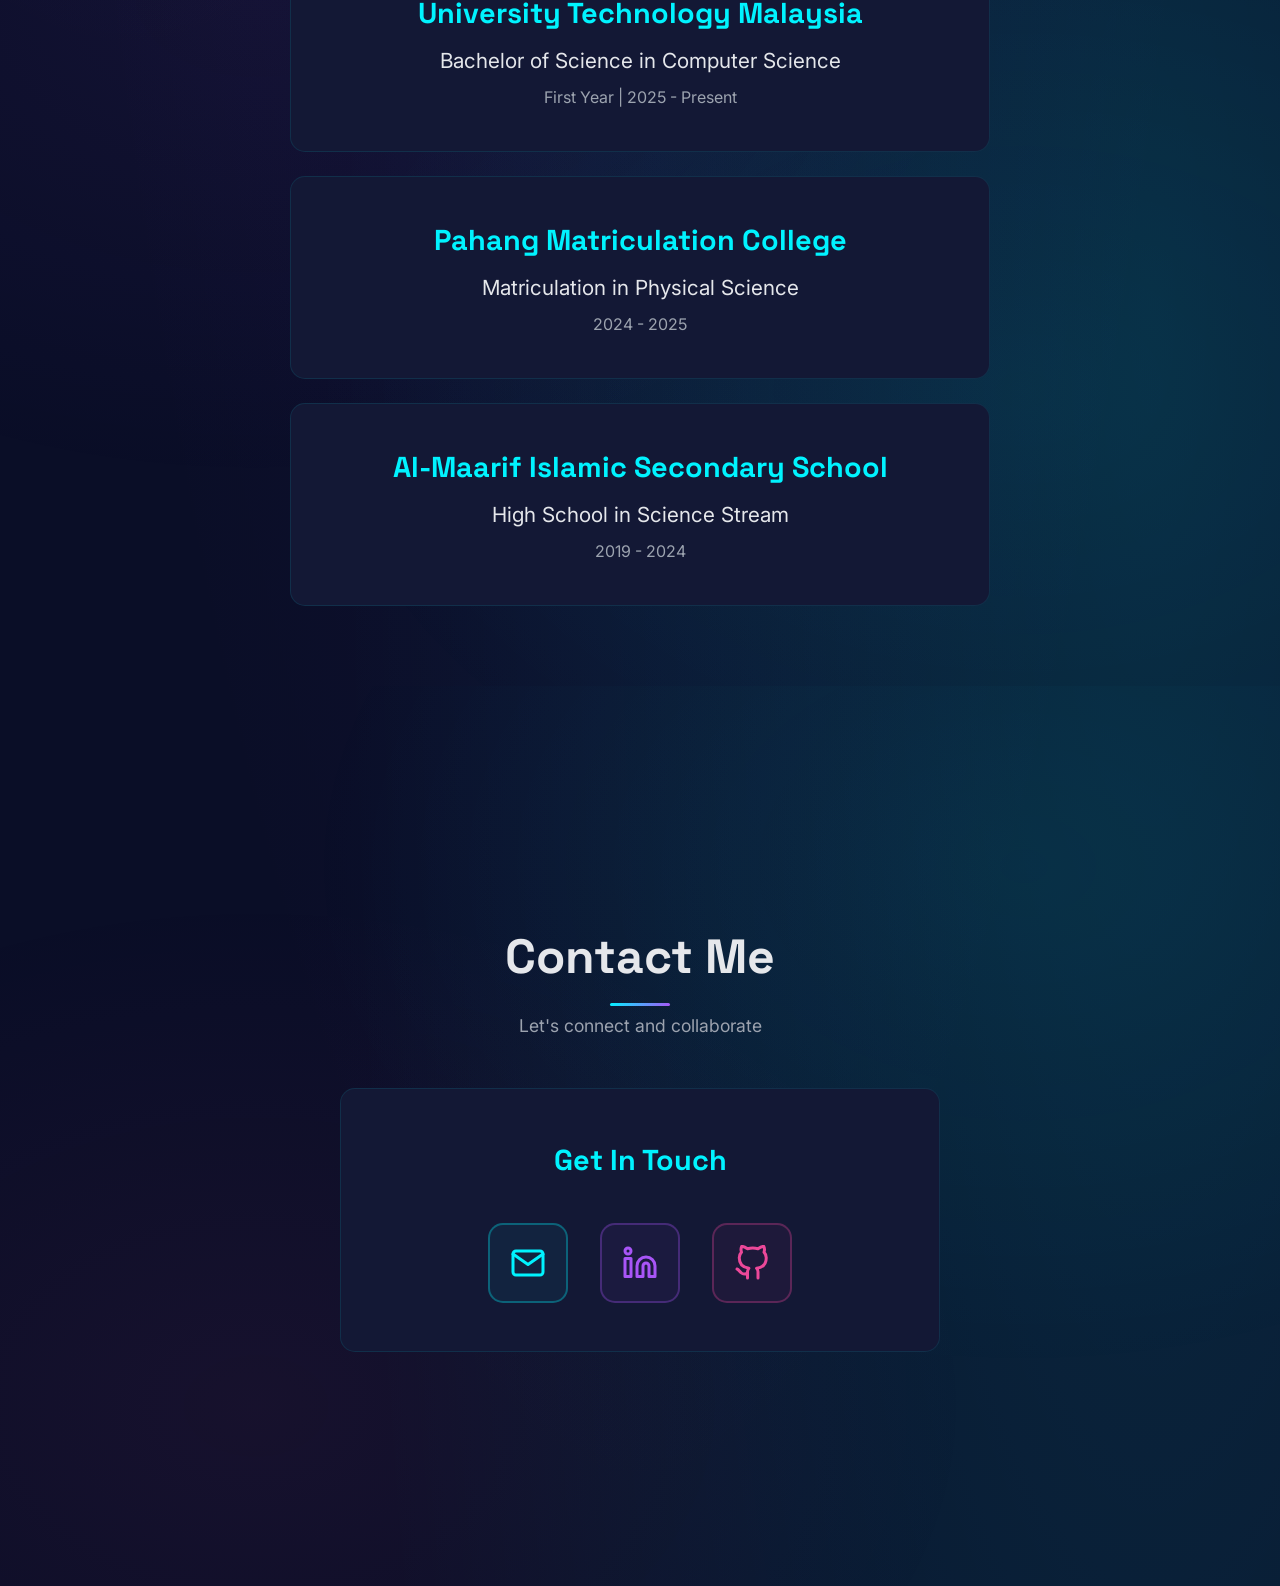
<file: eportfolio.html>
<!DOCTYPE html>
<html lang="en">
<head>
    <meta charset="UTF-8">
    <meta name="viewport" content="width=device-width, initial-scale=1.0">
    <title>Hafiy Kimmy | CS Portfolio</title>
    <link rel="preconnect" href="https://fonts.googleapis.com">
    <link rel="preconnect" href="https://fonts.gstatic.com" crossorigin>
    <link href="https://fonts.googleapis.com/css2?family=Inter:wght@300;400;500;600;700&family=Space+Grotesk:wght@400;500;600;700&display=swap" rel="stylesheet">
    <style>
        /* === GLOBAL RESET & BASE STYLES === */
        * {
            margin: 0;
            padding: 0;
            box-sizing: border-box;
        }

        :root {
            --bg-dark: #0a0e27;
            --bg-card: #131835;
            --neon-primary: #00f3ff;
            --neon-secondary: #7c3aed;
            --neon-accent: #a855f7;
            --neon-pink: #ec4899;
            --text-primary: #e5e7eb;
            --text-secondary: #9ca3af;
            --gradient-neon: linear-gradient(135deg, var(--neon-primary), var(--neon-accent));
            --gradient-vibrant: linear-gradient(135deg, var(--neon-pink), var(--neon-primary), var(--neon-accent));
        }

        body {
            font-family: 'Inter', sans-serif;
            background: 
                linear-gradient(135deg, rgba(236, 72, 153, 0.05) 0%, transparent 30%),
                linear-gradient(-135deg, rgba(0, 243, 255, 0.05) 0%, transparent 30%),
                radial-gradient(ellipse at 10% 20%, rgba(168, 85, 247, 0.15), transparent 50%),
                radial-gradient(ellipse at 90% 80%, rgba(0, 243, 255, 0.12), transparent 50%),
                radial-gradient(ellipse at 50% 50%, rgba(124, 58, 237, 0.08), transparent 70%),
                var(--bg-dark);
            color: var(--text-primary);
            line-height: 1.6;
            overflow-x: hidden;
            position: relative;
        }

        body::before {
            content: '';
            position: fixed;
            top: 0;
            left: 0;
            width: 100%;
            height: 100%;
            background-image: 
                repeating-linear-gradient(90deg, 
                    rgba(0, 243, 255, 0.03) 0px,
                    transparent 2px,
                    transparent 80px,
                    rgba(236, 72, 153, 0.03) 82px,
                    transparent 84px,
                    transparent 160px
                ),
                repeating-linear-gradient(0deg,
                    rgba(168, 85, 247, 0.02) 0px,
                    transparent 2px,
                    transparent 100px
                );
            pointer-events: none;
            z-index: 1;
        }

        body::after {
            content: '';
            position: fixed;
            top: -50%;
            left: -50%;
            width: 200%;
            height: 200%;
            background: 
                radial-gradient(circle at 30% 40%, rgba(0, 243, 255, 0.08), transparent 25%),
                radial-gradient(circle at 70% 60%, rgba(236, 72, 153, 0.08), transparent 25%),
                radial-gradient(circle at 50% 50%, rgba(168, 85, 247, 0.06), transparent 40%);
            pointer-events: none;
            z-index: 0;
        }

        section {
            position: relative;
            z-index: 2;
        }

        h1, h2, h3 {
            font-family: 'Space Grotesk', sans-serif;
        }

        /* === NAVIGATION === */
        nav {
            position: fixed;
            top: 0;
            width: 100%;
            background: rgba(10, 14, 39, 0.95);
            backdrop-filter: blur(10px);
            padding: 1rem 2rem;
            z-index: 1000;
            border-bottom: 1px solid rgba(0, 243, 255, 0.1);
        }

        nav ul {
            list-style: none;
            display: flex;
            justify-content: center;
            gap: 2rem;
            flex-wrap: wrap;
        }

        nav a {
            color: var(--text-secondary);
            text-decoration: none;
            font-weight: 500;
            font-size: 0.95rem;
            transition: all 0.3s ease;
            position: relative;
        }

        nav a::after {
            content: '';
            position: absolute;
            bottom: -5px;
            left: 0;
            width: 0;
            height: 2px;
            background: var(--gradient-neon);
            transition: width 0.3s ease;
        }

        nav a:hover {
            color: var(--neon-primary);
        }

        nav a:hover::after {
            width: 100%;
        }

        /* === SECTION CONTAINER === */
        section {
            min-height: 100vh;
            padding: 5rem 2rem;
            display: flex;
            flex-direction: column;
            justify-content: center;
            align-items: center;
            position: relative;
            z-index: 2;
        }

        section:nth-child(even) {
            background: 
                radial-gradient(ellipse at 80% 20%, rgba(0, 243, 255, 0.06), transparent 50%),
                radial-gradient(ellipse at 20% 80%, rgba(236, 72, 153, 0.06), transparent 50%);
        }

        section:nth-child(odd) {
            background: 
                radial-gradient(ellipse at 20% 30%, rgba(168, 85, 247, 0.06), transparent 50%),
                radial-gradient(ellipse at 80% 70%, rgba(0, 243, 255, 0.05), transparent 50%);
        }

        .container {
            max-width: 1200px;
            width: 100%;
            margin: 0 auto;
        }

        /* === HERO SECTION === */
        #home {
            background: 
                radial-gradient(ellipse at 20% 30%, rgba(168, 85, 247, 0.06), transparent 50%),
                radial-gradient(ellipse at 80% 70%, rgba(0, 243, 255, 0.05), transparent 50%);
        }

        .hero-content {
            text-align: center;
        }

        .hero-content h1 {
            font-size: clamp(2.5rem, 8vw, 5rem);
            font-weight: 700;
            margin-bottom: 0.5rem;
            background: var(--gradient-neon);
            -webkit-background-clip: text;
            -webkit-text-fill-color: transparent;
            background-clip: text;
            animation: fadeInUp 0.8s ease;
        }

        .hero-subtitle {
            font-size: clamp(1.2rem, 3vw, 1.8rem);
            color: var(--text-secondary);
            margin-bottom: 2rem;
            animation: fadeInUp 0.8s ease 0.2s backwards;
        }

        .hero-description {
            font-size: 1.1rem;
            color: var(--text-secondary);
            max-width: 600px;
            margin: 0 auto 2rem;
            animation: fadeInUp 0.8s ease 0.4s backwards;
        }

        .cta-button {
            display: inline-block;
            padding: 1rem 2.5rem;
            background: var(--gradient-neon);
            color: var(--bg-dark);
            text-decoration: none;
            font-weight: 600;
            border-radius: 50px;
            transition: all 0.3s ease;
            animation: fadeInUp 0.8s ease 0.6s backwards;
        }

        .cta-button:hover {
            transform: translateY(-3px);
            box-shadow: 0 10px 30px rgba(0, 243, 255, 0.4);
        }

        /* === SECTION HEADERS === */
        .section-header {
            text-align: center;
            margin-bottom: 3rem;
        }

        .section-header h2 {
            font-size: clamp(2rem, 5vw, 3rem);
            margin-bottom: 1rem;
            position: relative;
            display: inline-block;
        }

        .section-header h2::after {
            content: '';
            position: absolute;
            bottom: -10px;
            left: 50%;
            transform: translateX(-50%);
            width: 60px;
            height: 3px;
            background: var(--gradient-neon);
            border-radius: 2px;
        }

        .section-header p {
            color: var(--text-secondary);
            font-size: 1.1rem;
        }

        /* === ABOUT SECTION === */
        .about-content {
            display: grid;
            grid-template-columns: 1fr;
            gap: 2rem;
            max-width: 800px;
            margin: 0 auto;
        }

        .about-text {
            background: var(--bg-card);
            padding: 2rem;
            border-radius: 15px;
            border: 1px solid rgba(0, 243, 255, 0.1);
            transition: all 0.3s ease;
        }

        .about-text:hover {
            border-color: var(--neon-primary);
            box-shadow: 0 5px 25px rgba(0, 243, 255, 0.15);
        }

        .about-text p {
            color: var(--text-secondary);
            margin-bottom: 1rem;
            line-height: 1.8;
        }

        /* === SKILLS SECTION === */
        .skills-grid {
            display: grid;
            grid-template-columns: repeat(auto-fit, minmax(250px, 1fr));
            gap: 2rem;
        }

        .skill-category {
            background: var(--bg-card);
            padding: 2rem;
            border-radius: 15px;
            border: 1px solid rgba(0, 243, 255, 0.1);
            transition: all 0.3s ease;
        }

        .skill-category:hover {
            transform: translateY(-5px);
            border-color: var(--neon-primary);
            box-shadow: 0 10px 30px rgba(0, 243, 255, 0.2);
        }

        .skill-category h3 {
            color: var(--neon-primary);
            margin-bottom: 1.5rem;
            font-size: 1.5rem;
        }

        .skill-list {
            list-style: none;
        }

        .skill-list li {
            color: var(--text-secondary);
            padding: 0.5rem 0;
            padding-left: 1.5rem;
            position: relative;
        }

        .skill-list li::before {
            content: '▹';
            position: absolute;
            left: 0;
            color: var(--neon-primary);
        }

        /* === COURSES SECTION === */
        .courses-grid {
            display: grid;
            grid-template-columns: repeat(auto-fit, minmax(280px, 1fr));
            gap: 1.5rem;
        }

        .course-card {
            background: var(--bg-card);
            padding: 1.5rem;
            border-radius: 12px;
            border: 1px solid rgba(0, 243, 255, 0.1);
            transition: all 0.3s ease;
        }

        

        .course-card:hover {
            border-color: var(--neon-accent);
            transform: translateY(-3px);
            box-shadow: 0 8px 25px rgba(168, 85, 247, 0.2);
        }

        .course-card h3 {
            color: var(--text-primary);
            font-size: 1.2rem;
            margin-bottom: 0.5rem;
        }

        .course-card p {
            color: var(--text-secondary);
            font-size: 0.9rem;
        }

        /* === PROJECTS SECTION === */
        .projects-grid {
            display: grid;
            grid-template-columns: repeat(auto-fit, minmax(320px, 1fr));
            gap: 2rem;
        }

        .project-card {
            background: var(--bg-card);
            border-radius: 15px;
            overflow: hidden;
            border: 1px solid rgba(0, 243, 255, 0.1);
            transition: all 0.3s ease;
        }

        .project-card:hover {
            transform: translateY(-8px);
            border-color: var(--neon-primary);
            box-shadow: 0 15px 40px rgba(0, 243, 255, 0.25);
        }

        .project-header {
            padding: 1.5rem;
            background: rgba(0, 243, 255, 0.05);
        }

        .project-header h3 {
            color: var(--neon-primary);
            font-size: 1.4rem;
            margin-bottom: 0.5rem;
        }

        .project-tags {
            display: flex;
            gap: 0.5rem;
            flex-wrap: wrap;
        }

        .tag {
            background: rgba(124, 58, 237, 0.2);
            color: var(--neon-accent);
            padding: 0.3rem 0.8rem;
            border-radius: 20px;
            font-size: 0.8rem;
            border: 1px solid rgba(168, 85, 247, 0.3);
        }

        .project-body {
            padding: 1.5rem;
        }

        .project-body p {
            color: var(--text-secondary);
            line-height: 1.7;
        }

        /* === EDUCATION SECTION === */
        .education-content {
            max-width: 700px;
            margin: 0 auto;
            margin-top: 1.5rem;
        }

        .education-card {
            background: var(--bg-card);
            padding: 2.5rem;
            border-radius: 15px;
            border: 1px solid rgba(0, 243, 255, 0.1);
            transition: all 0.3s ease;
            text-align: center;
        }

        .education-card:hover {
            border-color: var(--neon-primary);
            box-shadow: 0 10px 35px rgba(0, 243, 255, 0.2);
        }

        .education-card h3 {
            color: var(--neon-primary);
            font-size: 1.8rem;
            margin-bottom: 0.5rem;
        }

        .education-card .degree {
            font-size: 1.3rem;
            color: var(--text-primary);
            margin-bottom: 0.5rem;
        }

        .education-card .duration {
            color: var(--text-secondary);
            font-size: 1rem;
        }

        /* === CONTACT SECTION === */
        .contact-content {
            max-width: 600px;
            margin: 0 auto;
            text-align: center;
        }

        .contact-info {
            background: var(--bg-card);
            padding: 3rem 2.5rem;
            border-radius: 15px;
            border: 1px solid rgba(0, 243, 255, 0.1);
        }

        .contact-info h3 {
            color: var(--neon-primary);
            font-size: 1.8rem;
            margin-bottom: 2.5rem;
        }

        .contact-links {
            display: flex;
            justify-content: center;
            gap: 2rem;
            flex-wrap: wrap;
        }

        .contact-icon {
            width: 80px;
            height: 80px;
            display: flex;
            align-items: center;
            justify-content: center;
            background: rgba(0, 243, 255, 0.05);
            border: 2px solid rgba(0, 243, 255, 0.3);
            border-radius: 15px;
            transition: all 0.3s ease;
            text-decoration: none;
            position: relative;
        }

        .contact-icon:hover {
            transform: translateY(-8px);
            background: rgba(0, 243, 255, 0.15);
            border-color: var(--neon-primary);
            box-shadow: 0 10px 30px rgba(0, 243, 255, 0.4);
        }

        .contact-icon svg {
            width: 36px;
            height: 36px;
            fill: none;
            stroke: var(--neon-primary);
            stroke-width: 2;
            stroke-linecap: round;
            stroke-linejoin: round;
        }

        .contact-icon:nth-child(2) {
            border-color: rgba(168, 85, 247, 0.3);
            background: rgba(168, 85, 247, 0.05);
        }

        .contact-icon:nth-child(2):hover {
            border-color: var(--neon-accent);
            background: rgba(168, 85, 247, 0.15);
            box-shadow: 0 10px 30px rgba(168, 85, 247, 0.4);
        }

        .contact-icon:nth-child(2) svg {
            stroke: var(--neon-accent);
        }

        .contact-icon:nth-child(3) {
            border-color: rgba(236, 72, 153, 0.3);
            background: rgba(236, 72, 153, 0.05);
        }

        .contact-icon:nth-child(3):hover {
            border-color: var(--neon-pink);
            background: rgba(236, 72, 153, 0.15);
            box-shadow: 0 10px 30px rgba(236, 72, 153, 0.4);
        }

        .contact-icon:nth-child(3) svg {
            stroke: var(--neon-pink);
        }

        .icon-label {
            position: absolute;
            bottom: -30px;
            left: 50%;
            transform: translateX(-50%);
            color: var(--text-secondary);
            font-size: 0.85rem;
            white-space: nowrap;
            opacity: 0;
            transition: opacity 0.3s ease;
        }

        .contact-icon:hover .icon-label {
            opacity: 1;
        }

        /* === ANIMATIONS === */
        @keyframes fadeInUp {
            from {
                opacity: 0;
                transform: translateY(30px);
            }
            to {
                opacity: 1;
                transform: translateY(0);
            }
        }

        /* === RESPONSIVE DESIGN === */
        @media (max-width: 768px) {
            nav ul {
                gap: 1rem;
                font-size: 0.9rem;
            }

            section {
                padding: 4rem 1.5rem;
            }

            .skills-grid,
            .courses-grid,
            .projects-grid {
                grid-template-columns: 1fr;
            }
        }

        @media (max-width: 480px) {
            nav {
                padding: 0.8rem 1rem;
            }

            nav ul {
                gap: 0.5rem;
            }

            nav a {
                font-size: 0.85rem;
            }
        }
    </style>
</head>
<body>
    <!-- Navigation -->
    <nav>
        <ul>
            <li><a href="#home">Home</a></li>
            <li><a href="#about">About</a></li>
            <li><a href="#skills">Skills</a></li>
            <li><a href="#courses">Courses</a></li>
            <li><a href="#projects">Projects</a></li>
            <li><a href="#education">Education</a></li>
            <li><a href="#contact">Contact</a></li>
        </ul>
    </nav>

    <!-- Hero Section -->
    <section id="home">
        <div class="container">
            <div class="hero-content">
                <h1>Hafizuddin Hakimi</h1>
                <p class="hero-subtitle">First Year Computer Science Student</p>
                <p class="hero-description">
                    Passionate about technology, problem-solving, and continuous learning. Exploring the fundamentals of computer science while building practical skills for the future.
                </p>
                <a href="#projects" class="cta-button">View My Work</a>
            </div>
        </div>
    </section>

    <!-- About Section -->
    <section id="about">
        <div class="container">
            <div class="section-header">
                <h2>About Me</h2>
                <p>Getting to know the journey</p>
            </div>
            <div class="about-content">
                <div class="about-text">
                    <p>
                        Hello! My name is Muhammad Hafizuddin Hakimi Bin Hasmadi, a first-year Computer Science student with a strong interest in software development, algorithms, and emerging technologies. My journey into computer science began with curiosity about how technology shapes our world and a desire to be part of creating innovative solutions.
                    </p>
                    <p>
                        Throughout my academic journey, I've been actively engaged in learning programming languages, understanding data structures, and developing projects that challenge my problem-solving abilities. I believe in the power of continuous learning and hands-on experience to bridge the gap between theory and practice.
                    </p>
                    <p>
                        Beyond coding, I'm interested in collaborative projects, exploring new frameworks, and staying updated with the latest trends in computer science. I'm committed to developing both my technical expertise and soft skills to become a well-rounded professional in the field.
                    </p>
                </div>
            </div>
        </div>
    </section>

    <!-- Skills Section -->
    <section id="skills">
        <div class="container">
            <div class="section-header">
                <h2>Skills</h2>
                <p>Technical and professional competencies</p>
            </div>
            <div class="skills-grid">
                <div class="skill-category">
                    <h3>Basic Programming Languages</h3>
                    <ul class="skill-list">                        
                        <li>Java</li>
                        <li>C++</li>                        
                        <li>HTML & CSS</li>
                    </ul>
                </div>
                <div class="skill-category">
                    <h3>Technical Skills</h3>
                    <ul class="skill-list">                        
                        <li>Web Development</li>
                    </ul>
                </div>
                <div class="skill-category">
                    <h3>Soft Skills</h3>
                    <ul class="skill-list">
                        <li>Problem Solving</li>
                        <li>Team Collaboration</li>
                        <li>Time Management</li>
                        <li>Critical Thinking</li>
                        <li>Communication</li>
                    </ul>
                </div>
                <div class="skill-category">
                    <h3>Languages</h3>
                    <ul class="skill-list">                        
                        <li>English</li>
                        <li>Malay</li>
                    </ul>
                </div>
            </div>
        </div>
    </section>

    <!-- Courses Section -->
    <section id="courses">
        <div class="container">
            <div class="section-header">
                <h2>Courses</h2>
                <p>Academic curriculum undertaken</p>
            </div>
            <div class="courses-grid">
                <div class="course-card">
                    <h3>Programming technique 1</h3>
                    <p>Fundamentals of programming logic, syntax, and problem-solving techniques using C++.</p>
                </div>
                <div class="course-card">
                    <h3>Digital Logics</h3>
                    <p>Core concepts of arrays, linked lists, trees, sorting, and searching algorithms.</p>
                </div>
                <div class="course-card">
                    <h3>Discrete Structures</h3>
                    <p>Mathematical foundations including logic, sets, relations, and graph theory for CS.</p>
                </div>
                <div class="course-card">
                    <h3>Technology and Information System</h3>
                    <p>Relational database design, SQL queries, normalization, and database management.</p>
                </div>
                <div class="course-card">
                    <h3>Integrity</h3>
                    <p>KIAR</p>
                </div>
            </div>
        </div>
    </section>

    <!-- Projects Section -->
    <section id="projects">
        <div class="container">
            <div class="section-header">
                <h2>Projects</h2>
                <p>Academic and personal work showcase</p>
            </div>
            <div class="projects-grid">                
                <div class="project-card">
                    <div class="project-header">
                        <h3>Smart Preoreder Application</h3>
                        <div class="project-tags">
                            <span class="tag">Canva</span>                                                 
                        </div>
                    </div>
                    <div class="project-body">
                        <p>
                            Design a user-friendly interface for a smart preorder application using Canva, focusing on enhancing user experience and visual appeal.
                        </p>
                    </div>
                </div>
                <div class="project-card">
                    <div class="project-header">
                        <h3>Personal Portfolio Website</h3>
                        <div class="project-tags">
                            <span class="tag">HTML</span>
                            <span class="tag">CSS</span>                            
                        </div>
                    </div>
                    <div class="project-body">
                        <p>
                            Designed and developed a responsive personal portfolio website showcasing projects, skills, and academic achievements using modern web technologies and design principles.
                        </p>
                    </div>
                </div>
            </div>
        </div>
    </section>

    <!-- Education Section -->
    <section id="education">
        <div class="container">
            <div class="section-header">
                <h2>Education</h2>
                <p>Academic background</p>
            </div>
            <div class="education-content">
                <div class="education-card">
                    <h3>University Technology Malaysia</h3>
                    <p class="degree">Bachelor of Science in Computer Science</p>
                    <p class="duration">First Year | 2025 - Present</p>
                </div>
            </div>
            <div class="education-content">
                <div class="education-card">
                    <h3>Pahang Matriculation College</h3>
                    <p class="degree">Matriculation in Physical Science</p>
                    <p class="duration">2024 - 2025</p>
                </div>
            </div>
            <div class="education-content">
                <div class="education-card">
                    <h3>Al-Maarif Islamic Secondary School</h3>
                    <p class="degree">High School in Science Stream</p>
                    <p class="duration">2019 - 2024</p>
                </div>
            </div>
        </div>
    </section>

    <!-- Contact Section -->
    <section id="contact">
        <div class="container">
            <div class="section-header">
                <h2>Contact Me</h2>
                <p>Let's connect and collaborate</p>
            </div>
            <div class="contact-content">
                <div class="contact-info">
                    <h3>Get In Touch</h3>
                    <div class="contact-links">
                        <a href="mailto:hafiy.kimmy@university.edu" class="contact-icon">
                            <svg viewBox="0 0 24 24">
                                <path d="M4 4h16c1.1 0 2 .9 2 2v12c0 1.1-.9 2-2 2H4c-1.1 0-2-.9-2-2V6c0-1.1.9-2 2-2z"></path>
                                <polyline points="22,6 12,13 2,6"></polyline>
                            </svg>
                            <span class="icon-label">Email</span>
                        </a>
                        <a href="https://linkedin.com/in/hafiy-kimmy" target="_blank" class="contact-icon">
                            <svg viewBox="0 0 24 24">
                                <path d="M16 8a6 6 0 0 1 6 6v7h-4v-7a2 2 0 0 0-2-2 2 2 0 0 0-2 2v7h-4v-7a6 6 0 0 1 6-6z"></path>
                                <rect x="2" y="9" width="4" height="12"></rect>
                                <circle cx="4" cy="4" r="2"></circle>
                            </svg>
                            <span class="icon-label">LinkedIn</span>
                        </a>
                        <a href="https://github.com/hafiy-kimmy" target="_blank" class="contact-icon">
                            <svg viewBox="0 0 24 24">
                                <path d="M9 19c-5 1.5-5-2.5-7-3m14 6v-3.87a3.37 3.37 0 0 0-.94-2.61c3.14-.35 6.44-1.54 6.44-7A5.44 5.44 0 0 0 20 4.77 5.07 5.07 0 0 0 19.91 1S18.73.65 16 2.48a13.38 13.38 0 0 0-7 0C6.27.65 5.09 1 5.09 1A5.07 5.07 0 0 0 5 4.77a5.44 5.44 0 0 0-1.5 3.78c0 5.42 3.3 6.61 6.44 7A3.37 3.37 0 0 0 9 18.13V22"></path>
                            </svg>
                            <span class="icon-label">GitHub</span>
                        </a>
                    </div>
                </div>
            </div>
        </div>
    </section>
</body>
</html>
</file>
